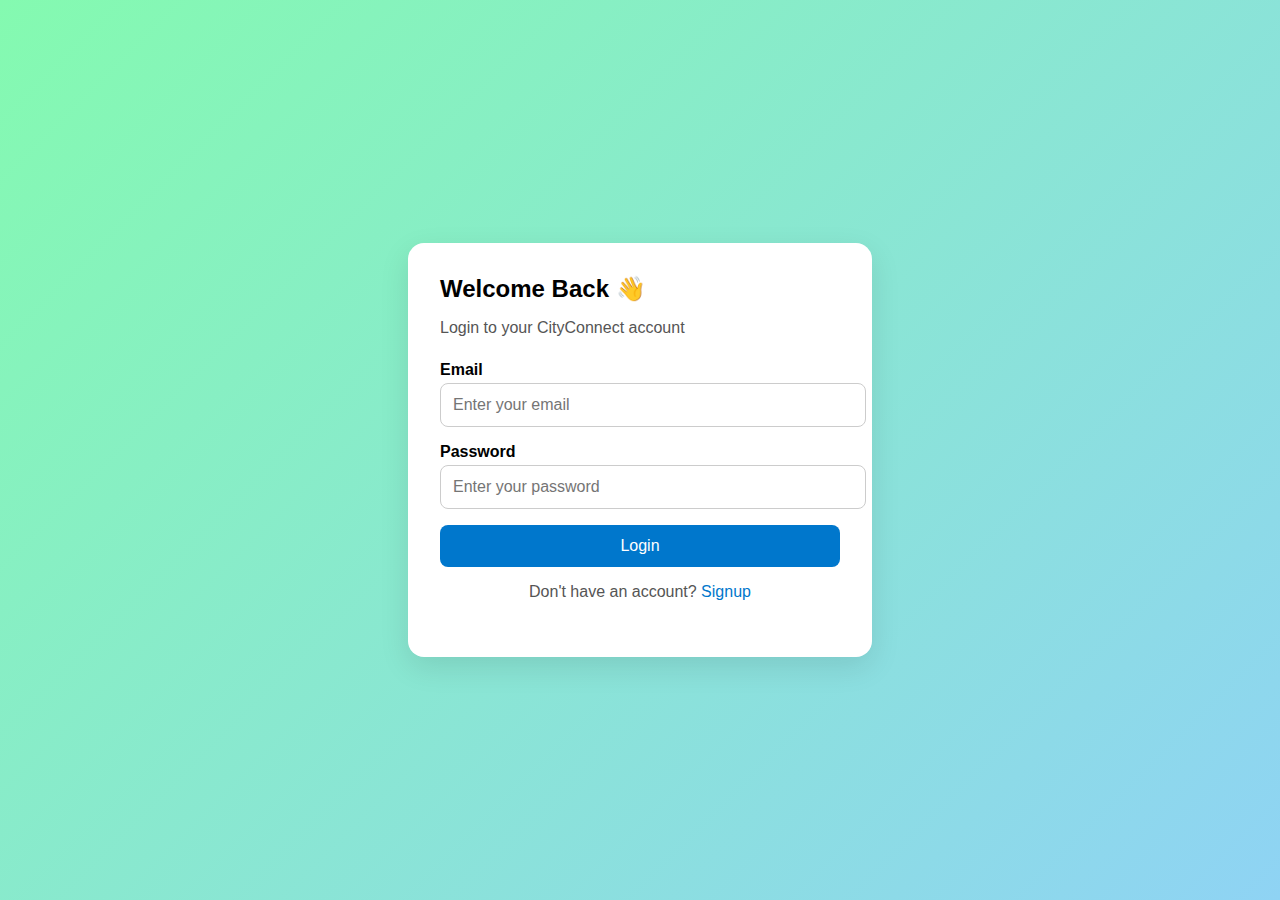
<file: login.html>
<!DOCTYPE html>
<html lang="en">
<head>
  <meta charset="UTF-8" />
  <meta name="viewport" content="width=device-width, initial-scale=1.0"/>
  <title>Login - CityConnect</title>
  <link rel="stylesheet" href="login.css" />
</head>
<body>
  <div class="login-container">
    <form class="login-form">
      <h2>Welcome Back 👋</h2>
      <p>Login to your CityConnect account</p>

      <label>Email</label>
      <input type="email" placeholder="Enter your email" required />

      <label>Password</label>
      <input type="password" placeholder="Enter your password" required />

      <button type="submit">Login</button>
      <p class="signup-text">Don't have an account? <a href="signup.html">Signup</a></p>
    </form>
  </div>
</body>
</html>
</file>
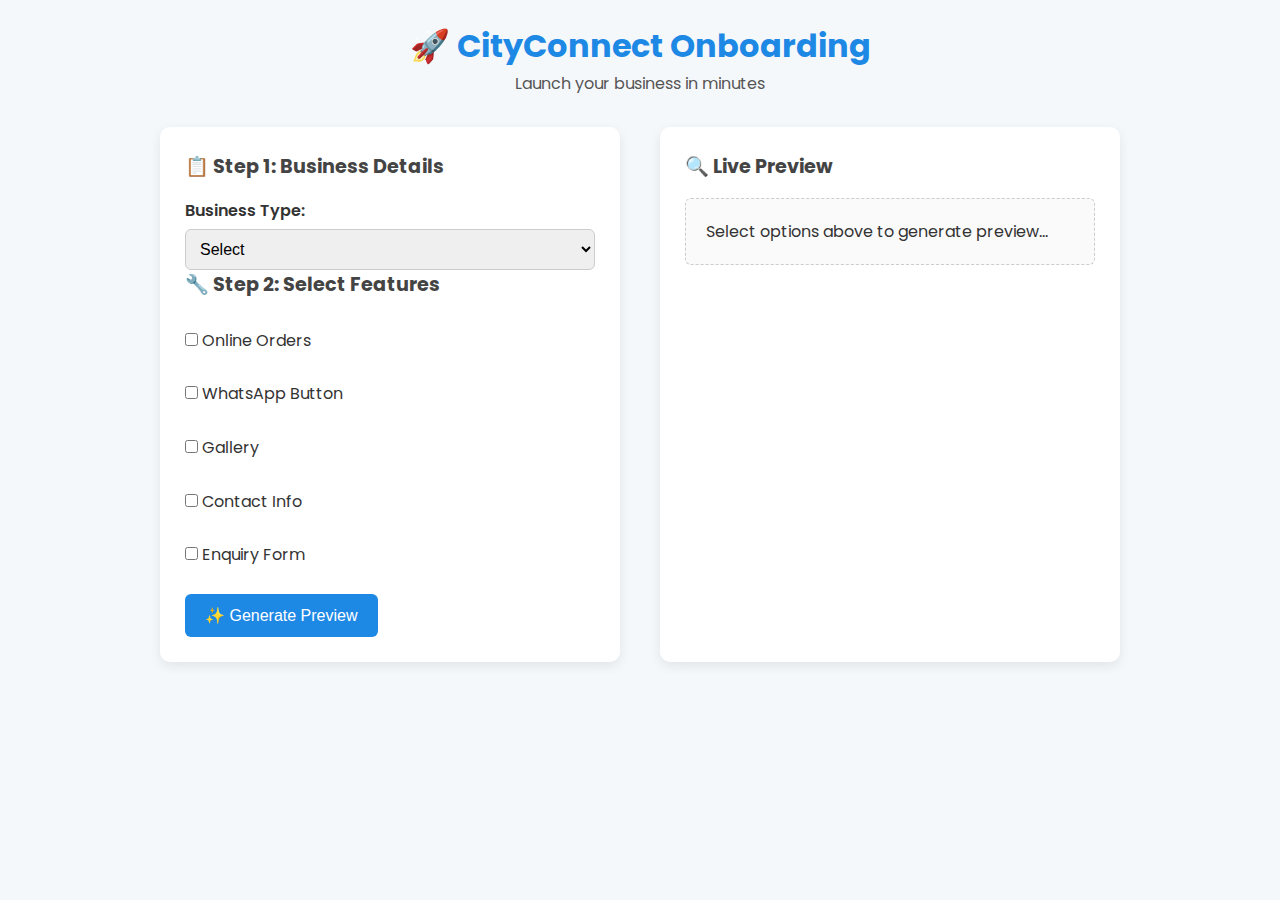
<file: onboard.html>
<!DOCTYPE html>
<html lang="en">
<head>
  <meta charset="UTF-8" />
  <meta name="viewport" content="width=device-width, initial-scale=1.0"/>
  <title>CityConnect Onboarding</title>
  <link rel="stylesheet" href="styl.css" />
  <link href="https://fonts.googleapis.com/css2?family=Poppins:wght@400;600&display=swap" rel="stylesheet">
</head>
<body>
  <header>
    <h1>🚀 CityConnect Onboarding</h1>
    <p>Launch your business in minutes</p>
  </header>

  <main class="container">
    <form id="onboardingForm">
      <h2>📋 Step 1: Business Details</h2>

      <label for="businessType">Business Type:</label>
      <select id="businessType" required>
        <option value="">Select</option>
        <option value="grocery">Grocery</option>
        <option value="clothing">Clothing</option>
        <option value="salon">Salon</option>
        <option value="electronics">Electronics</option>
        <option value="tuition">Tuition</option>
        <option value="repair">Repair</option>
      </select>

      <h2>🔧 Step 2: Select Features</h2>
      <div class="checkbox-group">
        <label><input type="checkbox" value="Online Orders"> Online Orders</label>
        <label><input type="checkbox" value="WhatsApp Button"> WhatsApp Button</label>
        <label><input type="checkbox" value="Gallery"> Gallery</label>
        <label><input type="checkbox" value="Contact Info"> Contact Info</label>
        <label><input type="checkbox" value="Enquiry Form"> Enquiry Form</label>
      </div>

      <button type="submit">✨ Generate Preview</button>
    </form>

    <div class="preview-section">
      <h2>🔍 Live Preview</h2>
      <div id="previewBox">
        <p>Select options above to generate preview...</p>
      </div>
    </div>
  </main>

  <script src="script.js"></script>
</body>
</html>
</file>
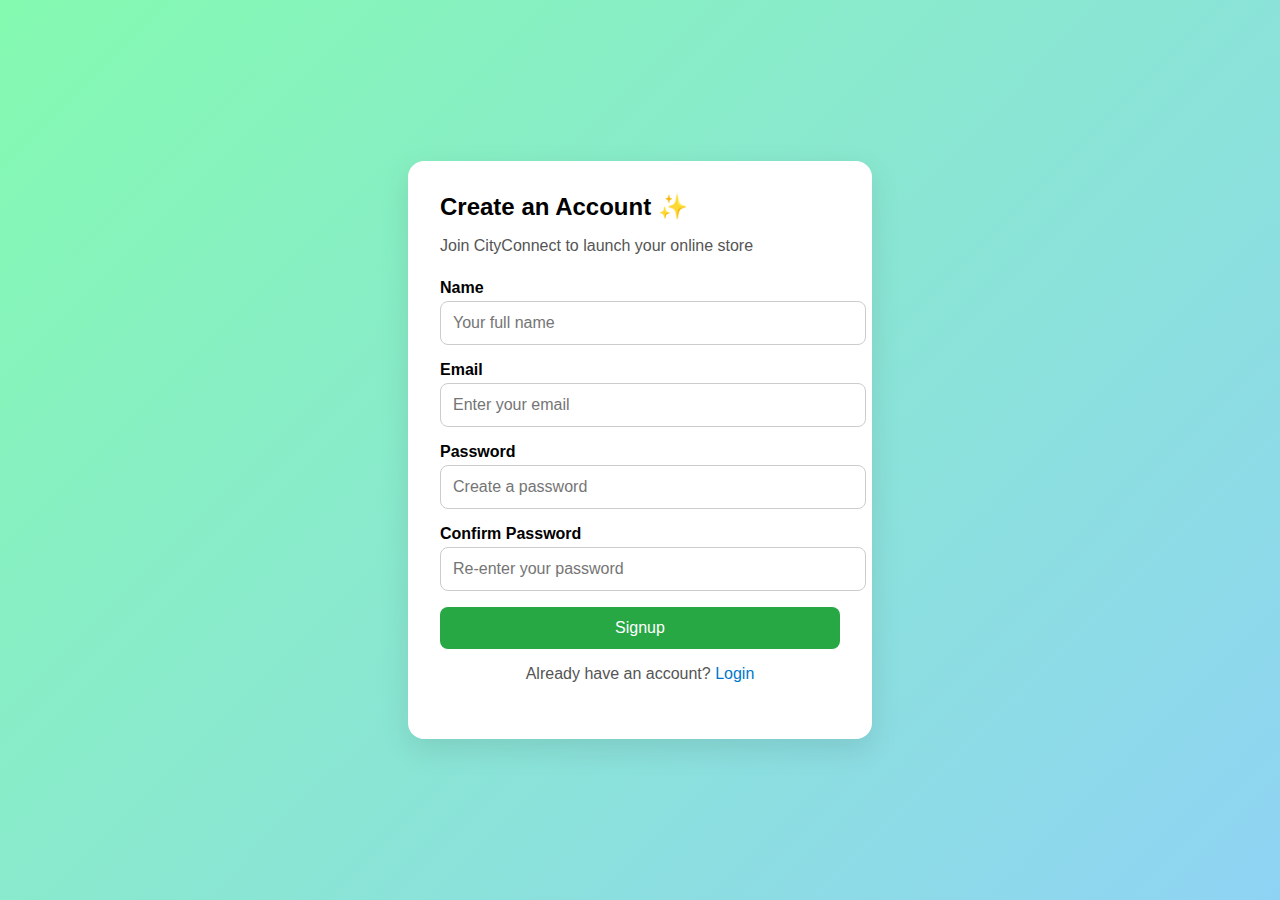
<file: signup.html>
<!DOCTYPE html>
<html lang="en">
<head>
  <meta charset="UTF-8" />
  <meta name="viewport" content="width=device-width, initial-scale=1.0"/>
  <title>Signup - CityConnect</title>
  <link rel="stylesheet" href="signup.css" />
</head>
<body>
  <div class="signup-container">
    <form class="signup-form">
      <h2>Create an Account ✨</h2>
      <p>Join CityConnect to launch your online store</p>

      <label>Name</label>
      <input type="text" placeholder="Your full name" required />

      <label>Email</label>
      <input type="email" placeholder="Enter your email" required />

      <label>Password</label>
      <input type="password" placeholder="Create a password" required />

      <label>Confirm Password</label>
      <input type="password" placeholder="Re-enter your password" required />

      <button type="submit">Signup</button>
      <p class="login-text">Already have an account? <a href="login.html">Login</a></p>
    </form>
  </div>
</body>
</html>
</file>
<file: login.css>
body {
  margin: 0;
  font-family: 'Inter', sans-serif;
  background: linear-gradient(135deg, #84fab0, #8fd3f4);
  display: flex;
  justify-content: center;
  align-items: center;
  height: 100vh;
}

.login-container {
  background-color: #fff;
  padding: 2rem;
  border-radius: 16px;
  box-shadow: 0 10px 30px rgba(0,0,0,0.1);
  width: 100%;
  max-width: 400px;
}

.login-form h2 {
  margin: 0 0 0.5rem;
  font-weight: 700;
}

.login-form p {
  margin-bottom: 1.5rem;
  color: #555;
}

.login-form label {
  font-weight: 600;
  margin-bottom: 0.25rem;
  display: block;
}

.login-form input {
  width: 100%;
  padding: 0.75rem;
  border-radius: 8px;
  border: 1px solid #ccc;
  margin-bottom: 1rem;
  font-size: 1rem;
}

.login-form button {
  background-color: #0077cc;
  color: #fff;
  padding: 0.75rem;
  width: 100%;
  border: none;
  border-radius: 8px;
  font-size: 1rem;
  cursor: pointer;
  transition: background 0.3s ease;
}

.login-form button:hover {
  background-color: #005fa3;
}

.signup-text {
  text-align: center;
  margin-top: 1rem;
}

.signup-text a {
  color: #0077cc;
  text-decoration: none;
}
</file>
<file: signup.css>
body {
  margin: 0;
  font-family: 'Inter', sans-serif;
  background: linear-gradient(135deg, #84fab0, #8fd3f4);
  display: flex;
  justify-content: center;
  align-items: center;
  height: 100vh;
}

.signup-container {
  background-color: #fff;
  padding: 2rem;
  border-radius: 16px;
  box-shadow: 0 10px 30px rgba(0,0,0,0.1);
  width: 100%;
  max-width: 400px;
}

.signup-form h2 {
  margin: 0 0 0.5rem;
  font-weight: 700;
}

.signup-form p {
  margin-bottom: 1.5rem;
  color: #555;
}

.signup-form label {
  font-weight: 600;
  margin-bottom: 0.25rem;
  display: block;
}

.signup-form input {
  width: 100%;
  padding: 0.75rem;
  border-radius: 8px;
  border: 1px solid #ccc;
  margin-bottom: 1rem;
  font-size: 1rem;
}

.signup-form button {
  background-color: #28a745;
  color: #fff;
  padding: 0.75rem;
  width: 100%;
  border: none;
  border-radius: 8px;
  font-size: 1rem;
  cursor: pointer;
  transition: background 0.3s ease;
}

.signup-form button:hover {
  background-color: #218838;
}

.login-text {
  text-align: center;
  margin-top: 1rem;
}

.login-text a {
  color: #0077cc;
  text-decoration: none;
}
</file>
<file: styl.css>
/* Reset */
* {
  box-sizing: border-box;
  margin: 0;
  padding: 0;
}

body {
  font-family: 'Poppins', sans-serif;
  background: #f5f8fa;
  color: #333;
  line-height: 1.6;
  padding: 20px;
}

/* Header */
header {
  text-align: center;
  margin-bottom: 30px;
}

header h1 {
  font-size: 2rem;
  color: #1e88e5;
}

header p {
  font-size: 1rem;
  color: #555;
}

/* Main Container */
.container {
  max-width: 960px;
  margin: auto;
  display: grid;
  grid-template-columns: 1fr 1fr;
  gap: 40px;
}

/* Form Styling */
form {
  background: #ffffff;
  padding: 25px;
  border-radius: 10px;
  box-shadow: 0 4px 12px rgba(0,0,0,0.08);
}

form h2 {
  font-size: 1.2rem;
  margin-bottom: 15px;
  color: #444;
}

label {
  display: block;
  margin: 12px 0 6px;
  font-weight: 600;
}

select {
  width: 100%;
  padding: 10px;
  border-radius: 6px;
  border: 1px solid #ccc;
  font-size: 1rem;
}

.checkbox-group {
  margin-top: 10px;
  display: flex;
  flex-direction: column;
  gap: 10px;
}

.checkbox-group label {
  font-weight: 400;
}

/* Button */
button {
  display: inline-block;
  margin-top: 20px;
  padding: 12px 20px;
  font-size: 1rem;
  background: #1e88e5;
  color: white;
  border: none;
  border-radius: 6px;
  cursor: pointer;
  transition: 0.3s ease;
}

button:hover {
  background: #1669c1;
}

/* Preview Section */
.preview-section {
  background: #ffffff;
  padding: 25px;
  border-radius: 10px;
  box-shadow: 0 4px 12px rgba(0,0,0,0.08);
}

.preview-section h2 {
  font-size: 1.2rem;
  margin-bottom: 15px;
  color: #444;
}

#previewBox {
  border: 1px dashed #ccc;
  padding: 20px;
  border-radius: 6px;
  background: #fafafa;
}

/* Responsive */
@media (max-width: 768px) {
  .container {
    grid-template-columns: 1fr;
  }
}
</file>
